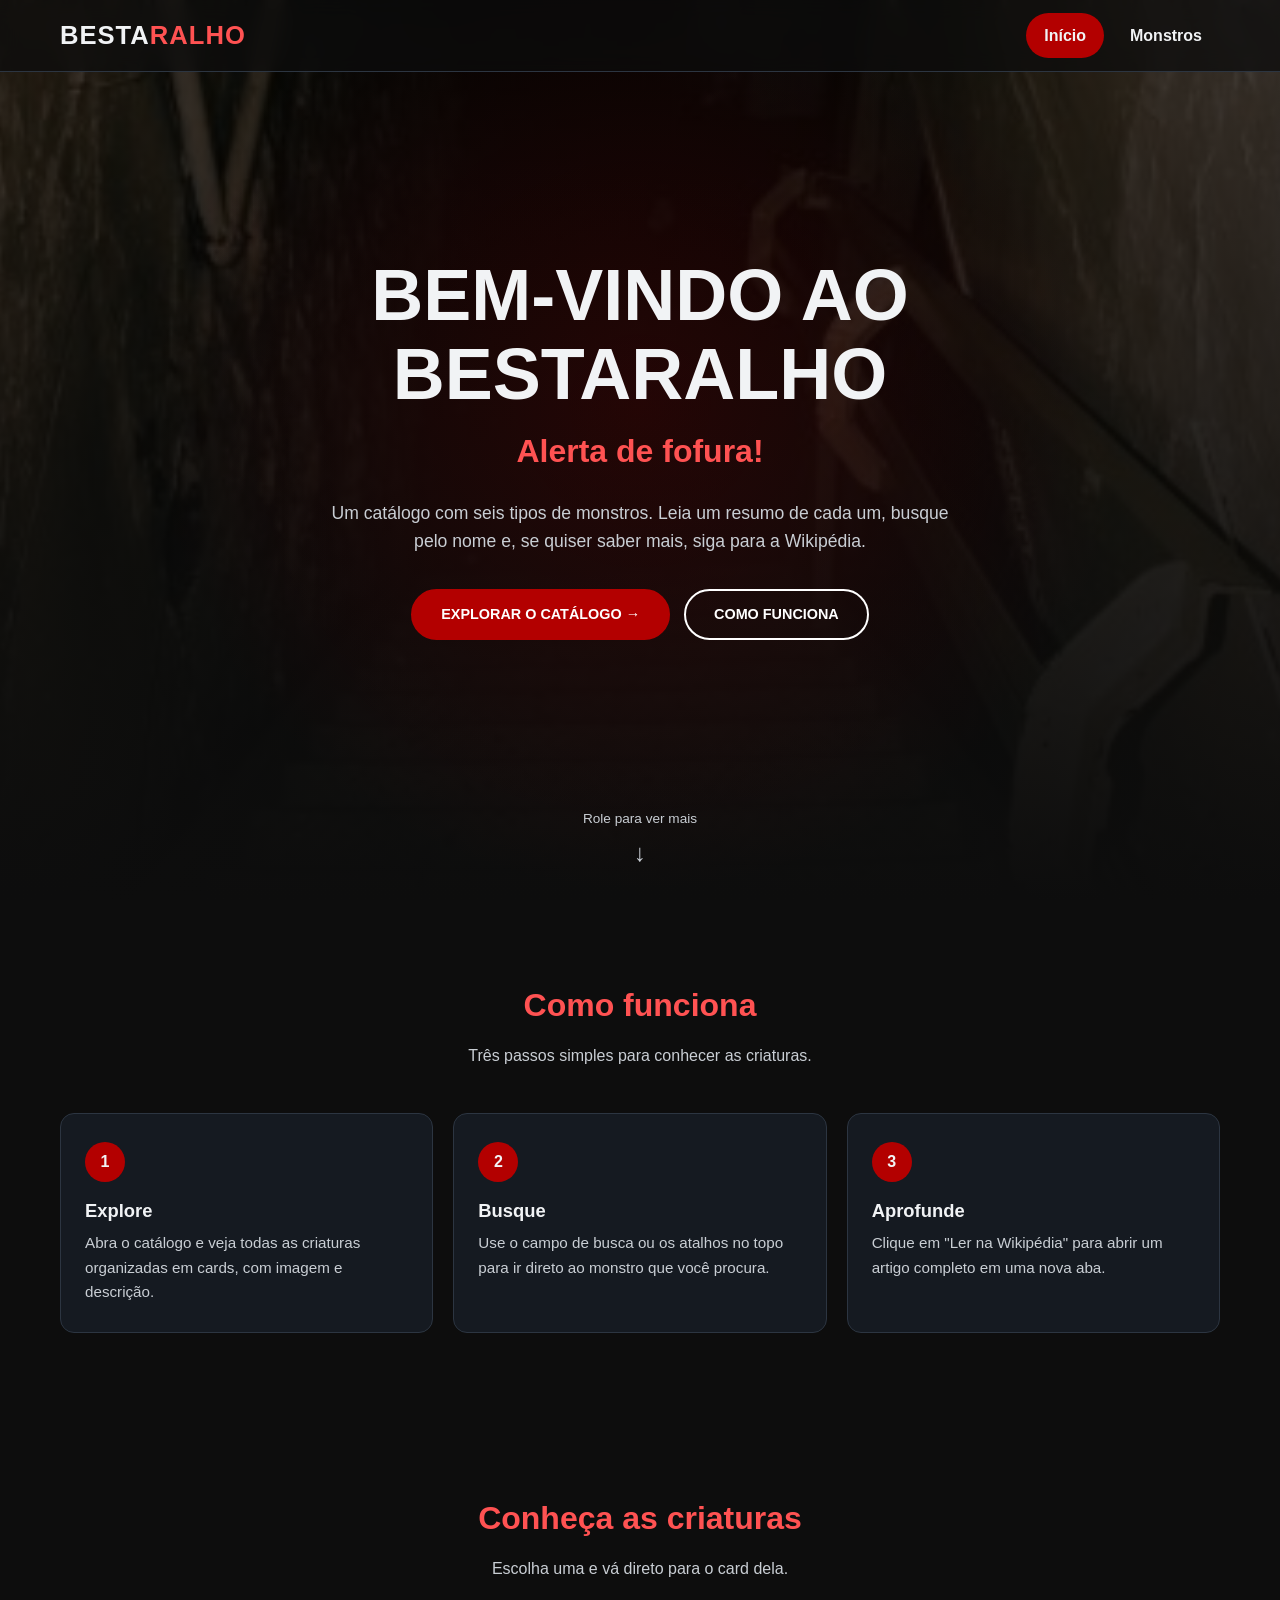
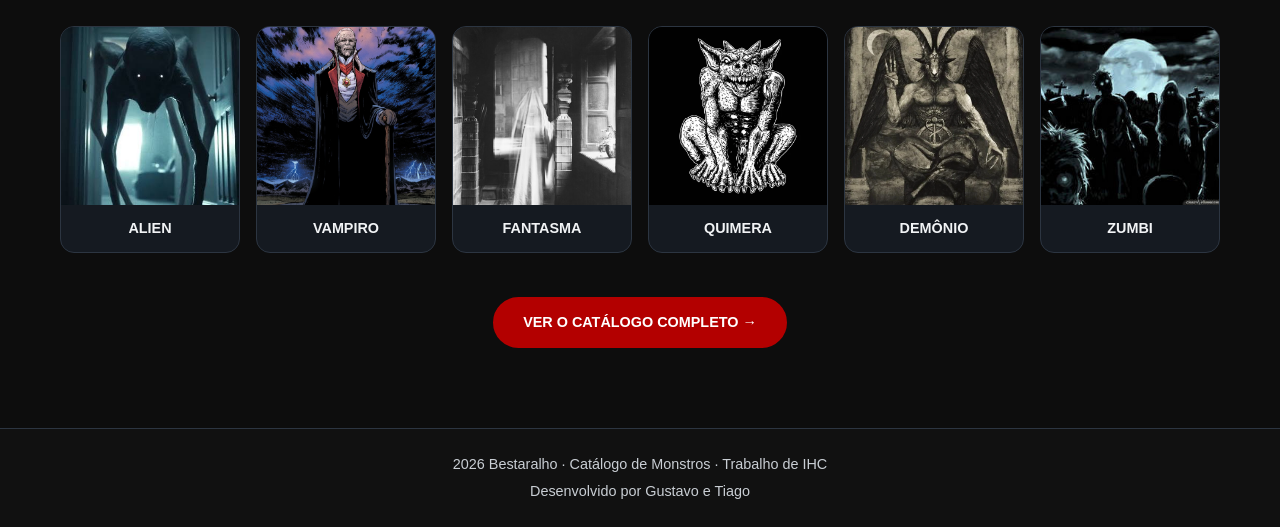
<file: Interface Bestiário/index.html>
<!DOCTYPE html>
<html lang="pt-BR">
<head>
    <meta charset="UTF-8">
    <meta name="viewport" content="width=device-width, initial-scale=1.0">
    <title>Bestaralho | Catálogo de Monstros</title>
    <meta name="description" content="Bestaralho: um catálogo de criaturas sombrias com resumo de cada monstro e busca por nome.">
    <link rel="stylesheet" href="style.css">
    <script src="script.js" defer></script>
</head>

<body>
    <a class="pular-conteudo" href="#conteudo">Pular para o conteúdo</a>

    <header class="cabecalho">
        <div class="cabecalho-interno">
            <a class="logo" href="index.html" aria-label="Bestaralho, página inicial">Besta<span>ralho</span></a>

            <button class="btn-menu" id="btn-menu" aria-controls="menu" aria-expanded="false" aria-label="Abrir menu">☰</button>

            <nav class="menu" id="menu" aria-label="Principal">
                <ul>
                    <li><a href="index.html" aria-current="page">Início</a></li>
                    <li><a href="monstros.html">Monstros</a></li>
                </ul>
            </nav>
        </div>
    </header>

    <main id="conteudo">
        <section class="hero" aria-labelledby="titulo-hero">
            <div class="hero-conteudo">
                <h1 id="titulo-hero">Bem-vindo ao Bestaralho</h1>
                <p class="subtitulo">Alerta de fofura!</p>
                <p class="descricao">
                    Um catálogo com seis tipos de monstros. Leia um resumo de cada um,
                    busque pelo nome e, se quiser saber mais, siga para a Wikipédia.
                </p>
                <div class="hero-acoes">
                    <a class="btn btn-principal" href="monstros.html">Explorar o catálogo →</a>
                    <a class="btn" href="#como-funciona">Como funciona</a>
                </div>
            </div>

            <a class="indicador-rolagem" href="#como-funciona">
                <span>Role para ver mais</span>
                <span class="seta" aria-hidden="true">↓</span>
            </a>
        </section>

        <section class="secao" id="como-funciona" aria-labelledby="titulo-como">
            <h2 id="titulo-como">Como funciona</h2>
            <p class="intro">Três passos simples para conhecer as criaturas.</p>

            <ol class="passos">
                <li>
                    <span class="numero" aria-hidden="true">1</span>
                    <h3>Explore</h3>
                    <p>Abra o catálogo e veja todas as criaturas organizadas em cards, com imagem e descrição.</p>
                </li>
                <li>
                    <span class="numero" aria-hidden="true">2</span>
                    <h3>Busque</h3>
                    <p>Use o campo de busca ou os atalhos no topo para ir direto ao monstro que você procura.</p>
                </li>
                <li>
                    <span class="numero" aria-hidden="true">3</span>
                    <h3>Aprofunde</h3>
                    <p>Clique em "Ler na Wikipédia" para abrir um artigo completo em uma nova aba.</p>
                </li>
            </ol>
        </section>

        <section class="secao" aria-labelledby="titulo-criaturas">
            <h2 id="titulo-criaturas">Conheça as criaturas</h2>
            <p class="intro">Escolha uma e vá direto para o card dela.</p>

            <ul class="mini-lista">
                <li><a class="mini-card" href="monstros.html#alien"><img src="./fotos/Alien.jpg" alt="" loading="lazy"><span>Alien</span></a></li>
                <li><a class="mini-card" href="monstros.html#vampiro"><img src="./fotos/Vampiro.png" alt="" loading="lazy"><span>Vampiro</span></a></li>
                <li><a class="mini-card" href="monstros.html#fantasma"><img src="./fotos/Fantasma.jpg" alt="" loading="lazy"><span>Fantasma</span></a></li>
                <li><a class="mini-card" href="monstros.html#quimera"><img src="./fotos/Quimera.jpg" alt="" loading="lazy"><span>Quimera</span></a></li>
                <li><a class="mini-card" href="monstros.html#demonio"><img src="./fotos/Demonio.png" alt="" loading="lazy"><span>Demônio</span></a></li>
                <li><a class="mini-card" href="monstros.html#zumbi"><img src="./fotos/Zumbi.jpg" alt="" loading="lazy"><span>Zumbi</span></a></li>
            </ul>

            <div class="chamada-final">
                <a class="btn btn-principal" href="monstros.html">Ver o catálogo completo →</a>
            </div>
        </section>
    </main>

    <footer class="rodape">
        <p>2026 Bestaralho · Catálogo de Monstros · Trabalho de IHC</p>
        <p>Desenvolvido por Gustavo e Tiago</p>
    </footer>

    <button class="voltar-topo" id="voltar-topo" aria-label="Voltar ao topo">↑</button>
</body>
</html>
</file>
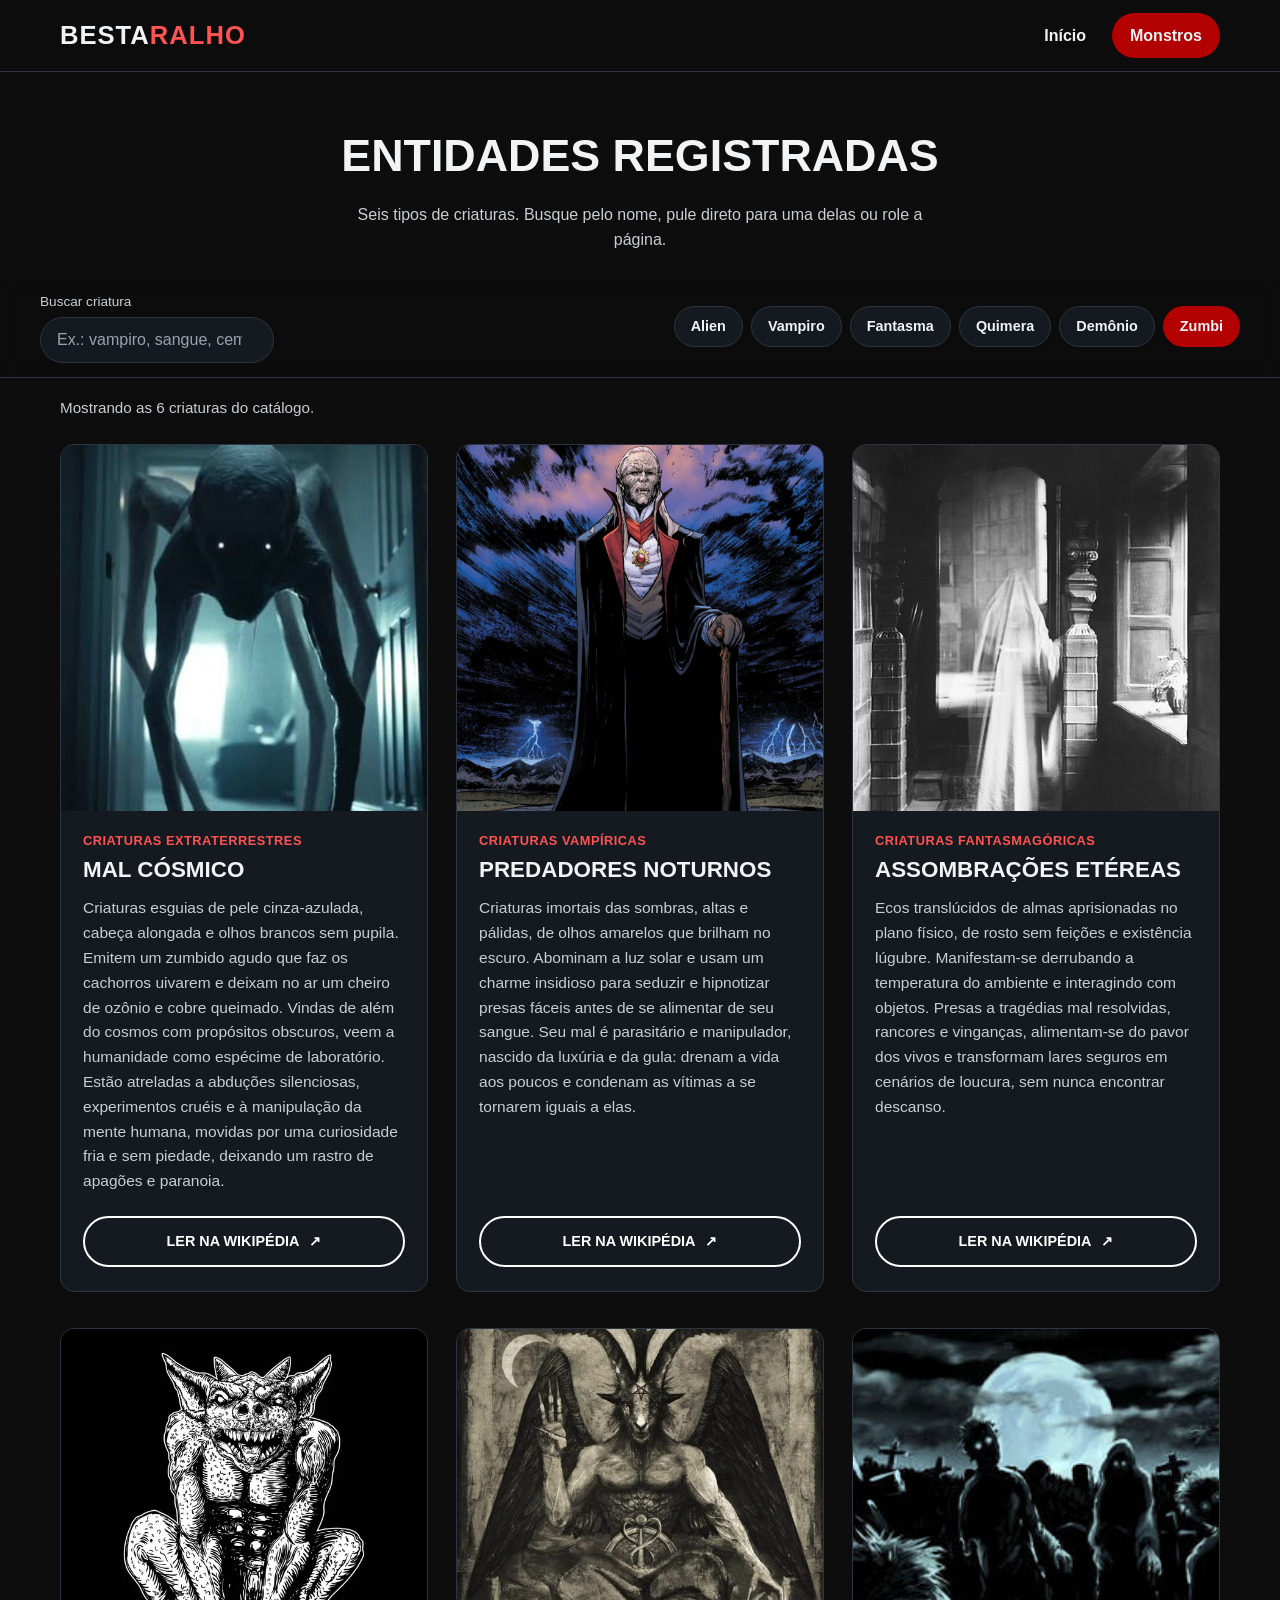
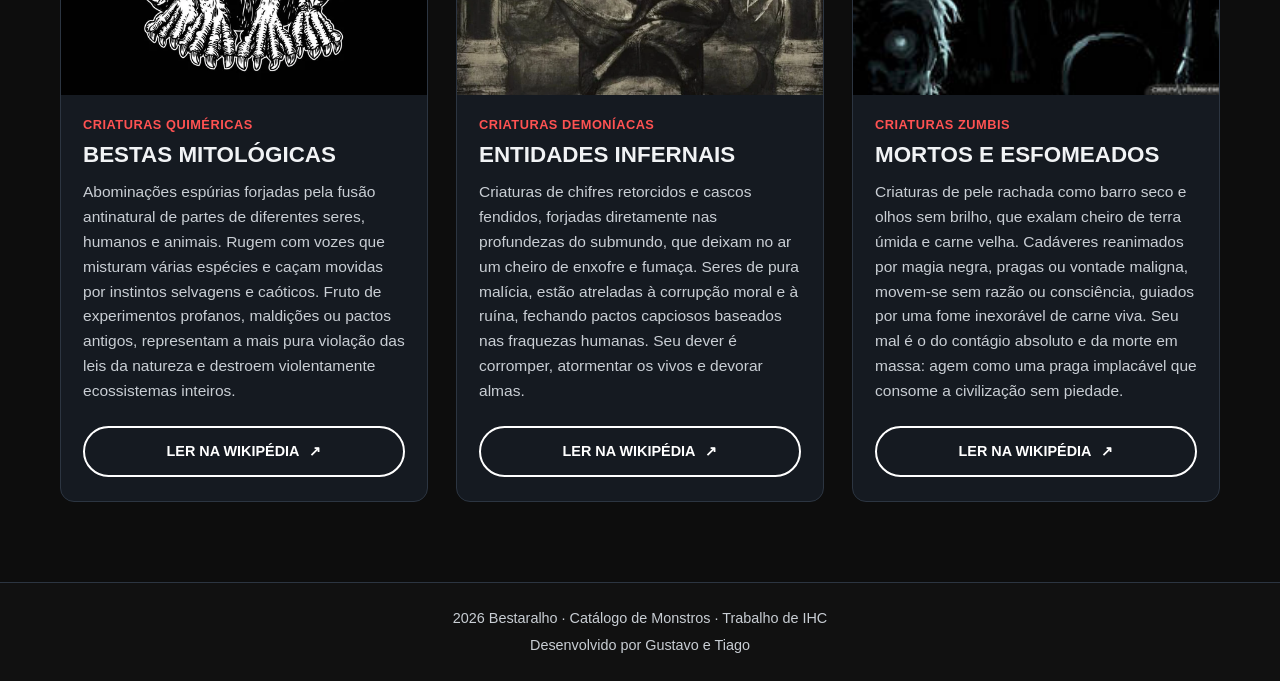
<file: Interface Bestiário/monstros.html>
<!DOCTYPE html>
<html lang="pt-BR">
<head>
    <meta charset="UTF-8">
    <meta name="viewport" content="width=device-width, initial-scale=1.0">
    <title>Monstros | Bestaralho</title>
    <meta name="description" content="Catálogo com seis tipos de monstros: alien, vampiro, fantasma, quimera, demônio e zumbi.">
    <link rel="stylesheet" href="style.css">
    <script src="script.js" defer></script>
</head>

<body>
    <a class="pular-conteudo" href="#conteudo">Pular para o conteúdo</a>

    <header class="cabecalho">
        <div class="cabecalho-interno">
            <a class="logo" href="index.html" aria-label="Bestaralho, página inicial">Besta<span>ralho</span></a>

            <button class="btn-menu" id="btn-menu" aria-controls="menu" aria-expanded="false" aria-label="Abrir menu">☰</button>

            <nav class="menu" id="menu" aria-label="Principal">
                <ul>
                    <li><a href="index.html">Início</a></li>
                    <li><a href="monstros.html" aria-current="page">Monstros</a></li>
                </ul>
            </nav>
        </div>
    </header>

    <main id="conteudo">
        <div class="pagina-topo">
            <h1>Entidades registradas</h1>
            <p>Seis tipos de criaturas. Busque pelo nome, pule direto para uma delas ou role a página.</p>
        </div>

        <div class="ferramentas">
            <div class="ferramentas-interno">
                <div class="busca" role="search">
                    <label for="busca">Buscar criatura</label>
                    <input type="search" id="busca" placeholder="Ex.: vampiro, sangue, cemitério..." autocomplete="off">
                    <button type="button" id="limpar-busca" class="sr-only">Limpar busca</button>
                </div>

                <nav aria-label="Ir direto para uma criatura">
                    <ul class="atalhos">
                        <li><a href="#alien">Alien</a></li>
                        <li><a href="#vampiro">Vampiro</a></li>
                        <li><a href="#fantasma">Fantasma</a></li>
                        <li><a href="#quimera">Quimera</a></li>
                        <li><a href="#demonio">Demônio</a></li>
                        <li><a href="#zumbi">Zumbi</a></li>
                    </ul>
                </nav>
            </div>
        </div>

        <p class="status-busca" id="status-busca" role="status" aria-live="polite"></p>

        <div class="container-monstros">

            <article class="card-monstro" id="alien" data-busca="Alien Extraterrestre Mal cósmico abdução">
                <img src="./fotos/Alien.jpg" alt="Criatura esguia de pele azulada e olhos brancos entrando por uma porta em um corredor escuro" loading="lazy">
                <div class="card-textos">
                    <span class="categoria">Criaturas extraterrestres</span>
                    <h2>Mal cósmico</h2>
                    <p>Criaturas esguias de pele cinza-azulada, cabeça alongada e olhos brancos sem pupila. Emitem um zumbido agudo que faz os cachorros uivarem e deixam no ar um cheiro de ozônio e cobre queimado. Vindas de além do cosmos com propósitos obscuros, veem a humanidade como espécime de laboratório. Estão atreladas a abduções silenciosas, experimentos cruéis e à manipulação da mente humana, movidas por uma curiosidade fria e sem piedade, deixando um rastro de apagões e paranoia.</p>
                    <a class="btn" href="https://pt.wikipedia.org/wiki/Extraterrestre" target="_blank" rel="noopener noreferrer">
                        Ler na Wikipédia <span aria-hidden="true">↗</span><span class="sr-only">sobre Extraterrestre (abre em nova aba)</span>
                    </a>
                </div>
            </article>

            <article class="card-monstro" id="vampiro" data-busca="Vampiro Predadores noturnos sangue imortal">
                <img src="./fotos/Vampiro.png" alt="Ilustração de um vampiro pálido de capa preta e bengala sob um céu de tempestade" loading="lazy">
                <div class="card-textos">
                    <span class="categoria">Criaturas vampíricas</span>
                    <h2>Predadores noturnos</h2>
                    <p>Criaturas imortais das sombras, altas e pálidas, de olhos amarelos que brilham no escuro. Abominam a luz solar e usam um charme insidioso para seduzir e hipnotizar presas fáceis antes de se alimentar de seu sangue. Seu mal é parasitário e manipulador, nascido da luxúria e da gula: drenam a vida aos poucos e condenam as vítimas a se tornarem iguais a elas.</p>
                    <a class="btn" href="https://pt.wikipedia.org/wiki/Vampiro" target="_blank" rel="noopener noreferrer">
                        Ler na Wikipédia <span aria-hidden="true">↗</span><span class="sr-only">sobre Vampiro (abre em nova aba)</span>
                    </a>
                </div>
            </article>

            <article class="card-monstro" id="fantasma" data-busca="Fantasma Assombrações etéreas alma espírito">
                <img src="./fotos/Fantasma.jpg" alt="Vulto translúcido em um corredor de casa antiga, em preto e branco" loading="lazy">
                <div class="card-textos">
                    <span class="categoria">Criaturas fantasmagóricas</span>
                    <h2>Assombrações etéreas</h2>
                    <p>Ecos translúcidos de almas aprisionadas no plano físico, de rosto sem feições e existência lúgubre. Manifestam-se derrubando a temperatura do ambiente e interagindo com objetos. Presas a tragédias mal resolvidas, rancores e vinganças, alimentam-se do pavor dos vivos e transformam lares seguros em cenários de loucura, sem nunca encontrar descanso.</p>
                    <a class="btn" href="https://pt.wikipedia.org/wiki/Fantasma" target="_blank" rel="noopener noreferrer">
                        Ler na Wikipédia <span aria-hidden="true">↗</span><span class="sr-only">sobre Fantasma (abre em nova aba)</span>
                    </a>
                </div>
            </article>

            <article class="card-monstro" id="quimera" data-busca="Quimera Bestas mitológicas experimento híbrido">
                <img src="./fotos/Quimera.jpg" alt="Criatura de tinta preta e branca, agachada, com chifres e dentes à mostra" loading="lazy">
                <div class="card-textos">
                    <span class="categoria">Criaturas quiméricas</span>
                    <h2>Bestas mitológicas</h2>
                    <p>Abominações espúrias forjadas pela fusão antinatural de partes de diferentes seres, humanos e animais. Rugem com vozes que misturam várias espécies e caçam movidas por instintos selvagens e caóticos. Fruto de experimentos profanos, maldições ou pactos antigos, representam a mais pura violação das leis da natureza e destroem violentamente ecossistemas inteiros.</p>
                    <a class="btn" href="https://pt.wikipedia.org/wiki/Quimera_(mitologia)" target="_blank" rel="noopener noreferrer">
                        Ler na Wikipédia <span aria-hidden="true">↗</span><span class="sr-only">sobre Quimera (abre em nova aba)</span>
                    </a>
                </div>
            </article>

            <article class="card-monstro" id="demonio" data-busca="Demônio Entidades infernais inferno enxofre alma">
                <img src="./fotos/Demonio.png" alt="Ilustração antiga de uma criatura demoníaca com cabeça de bode e asas, sentada em um trono" loading="lazy">
                <div class="card-textos">
                    <span class="categoria">Criaturas demoníacas</span>
                    <h2>Entidades infernais</h2>
                    <p>Criaturas de chifres retorcidos e cascos fendidos, forjadas diretamente nas profundezas do submundo, que deixam no ar um cheiro de enxofre e fumaça. Seres de pura malícia, estão atreladas à corrupção moral e à ruína, fechando pactos capciosos baseados nas fraquezas humanas. Seu dever é corromper, atormentar os vivos e devorar almas.</p>
                    <a class="btn" href="https://pt.wikipedia.org/wiki/Dem%C3%B4nio" target="_blank" rel="noopener noreferrer">
                        Ler na Wikipédia <span aria-hidden="true">↗</span><span class="sr-only">sobre Demônio (abre em nova aba)</span>
                    </a>
                </div>
            </article>

            <article class="card-monstro" id="zumbi" data-busca="Zumbi Mortos esfomeados cemitério praga">
                <img src="./fotos/Zumbi.jpg" alt="Grupo de zumbis em um cemitério sob a lua cheia" loading="lazy">
                <div class="card-textos">
                    <span class="categoria">Criaturas zumbis</span>
                    <h2>Mortos e esfomeados</h2>
                    <p>Criaturas de pele rachada como barro seco e olhos sem brilho, que exalam cheiro de terra úmida e carne velha. Cadáveres reanimados por magia negra, pragas ou vontade maligna, movem-se sem razão ou consciência, guiados por uma fome inexorável de carne viva. Seu mal é o do contágio absoluto e da morte em massa: agem como uma praga implacável que consome a civilização sem piedade.</p>
                    <a class="btn" href="https://pt.wikipedia.org/wiki/Zumbi" target="_blank" rel="noopener noreferrer">
                        Ler na Wikipédia <span aria-hidden="true">↗</span><span class="sr-only">sobre Zumbi (abre em nova aba)</span>
                    </a>
                </div>
            </article>

        </div>

        <div class="sem-resultados" id="sem-resultados" hidden>
            <p>Nenhuma criatura encontrada com esse termo. Tente outro nome ou apague a busca.</p>
        </div>
    </main>

    <footer class="rodape">
        <p>2026 Bestaralho · Catálogo de Monstros · Trabalho de IHC</p>
        <p>Desenvolvido por Gustavo e Tiago</p>
    </footer>

    <button class="voltar-topo" id="voltar-topo" aria-label="Voltar ao topo">↑</button>
</body>
</html>
</file>
<file: Interface Bestiário/style.css>
/* ==========================================================
   BESTARALHO - Catálogo de Monstros
   Cores com contraste mínimo de 4,5:1 sobre o fundo escuro
   ========================================================== */

:root {
    --bg: #0d0d0d;
    --superficie: #151a21;
    --superficie-2: #1d242d;
    --borda: #2c3541;
    --texto: #f1f3f5;
    --texto-suave: #c9ced4;
    --destaque: #ff5252;      /* vermelho legível sobre fundo escuro (~6:1) */
    --destaque-forte: #b30000; /* usado como fundo de botão com texto branco */
    --altura-cabecalho: 72px;
    --raio: 14px;
}

* {
    margin: 0;
    padding: 0;
    box-sizing: border-box;
}

html {
    scroll-behavior: smooth;
}

body {
    font-family: -apple-system, BlinkMacSystemFont, "Segoe UI", Roboto, Helvetica, Arial, sans-serif;
    background-color: var(--bg);
    color: var(--texto);
    line-height: 1.6;
}

img {
    max-width: 100%;
    display: block;
}

a {
    color: inherit;
}

/* ---------- Acessibilidade ---------- */

.sr-only {
    position: absolute;
    width: 1px;
    height: 1px;
    overflow: hidden;
    clip: rect(0 0 0 0);
    white-space: nowrap;
}

.pular-conteudo {
    position: fixed;
    top: -60px;
    left: 16px;
    z-index: 100;
    background: #fff;
    color: #000;
    padding: 10px 18px;
    border-radius: 8px;
    font-weight: bold;
    text-decoration: none;
    transition: top 0.2s;
}

.pular-conteudo:focus {
    top: 12px;
}

:focus-visible {
    outline: 3px solid #ffd54a;
    outline-offset: 3px;
    border-radius: 4px;
}

/* ---------- Cabeçalho ---------- */

.cabecalho {
    position: fixed;
    top: 0;
    left: 0;
    width: 100%;
    z-index: 50;
    height: var(--altura-cabecalho);
    background-color: rgba(13, 13, 13, 0.75);
    backdrop-filter: blur(10px);
    -webkit-backdrop-filter: blur(10px);
    border-bottom: 1px solid var(--borda);
}

.cabecalho-interno {
    max-width: 1200px;
    height: 100%;
    margin: 0 auto;
    padding: 0 20px;
    display: flex;
    align-items: center;
    justify-content: space-between;
}

.logo {
    font-size: 1.6rem;
    font-weight: 800;
    letter-spacing: 1px;
    text-decoration: none;
    text-transform: uppercase;
}

.logo span {
    color: var(--destaque);
}

.menu ul {
    list-style: none;
    display: flex;
    gap: 8px;
}

.menu a {
    display: inline-block;
    padding: 10px 18px;
    border-radius: 999px;
    text-decoration: none;
    font-weight: 600;
    transition: background-color 0.2s;
}

.menu a:hover {
    background-color: var(--superficie-2);
}

.menu a[aria-current="page"] {
    background-color: var(--destaque-forte);
}

.btn-menu {
    display: none;
    background: transparent;
    color: var(--texto);
    border: 1px solid var(--borda);
    border-radius: 10px;
    min-width: 48px;
    min-height: 48px;
    font-size: 1.4rem;
    cursor: pointer;
}

/* ---------- Botões ---------- */

.btn {
    display: inline-flex;
    align-items: center;
    justify-content: center;
    gap: 10px;
    min-height: 48px;
    padding: 12px 28px;
    border-radius: 999px;
    border: 2px solid #fff;
    background: transparent;
    color: #fff;
    font-size: 0.9rem;
    font-weight: bold;
    text-transform: uppercase;
    text-decoration: none;
    cursor: pointer;
    transition: background-color 0.25s, color 0.25s, transform 0.25s;
}

.btn:hover {
    background-color: #fff;
    color: #000;
}

.btn:active {
    transform: scale(0.97);
}

.btn-principal {
    background-color: var(--destaque-forte);
    border-color: var(--destaque-forte);
}

.btn-principal:hover {
    background-color: #fff;
    border-color: #fff;
}

/* ---------- Página inicial: hero ---------- */

.hero {
    position: relative;
    min-height: 100vh;
    min-height: 100svh;
    display: flex;
    align-items: center;
    justify-content: center;
    text-align: center;
    padding: calc(var(--altura-cabecalho) + 24px) 20px 100px;
    background-image:
        radial-gradient(circle at 50% 45%, rgba(120, 0, 0, 0.25), transparent 60%),
        linear-gradient(rgba(0, 0, 0, 0.72), rgba(13, 13, 13, 1)),
        url('./fotos/Wallpaper_inicio.jpg');
    background-size: cover;
    background-position: center;
}

.hero-conteudo {
    max-width: 820px;
}

.hero h1 {
    font-size: clamp(2.2rem, 7vw, 4.5rem);
    line-height: 1.1;
    text-transform: uppercase;
}

.hero .subtitulo {
    margin-top: 12px;
    font-size: clamp(1.2rem, 3.5vw, 2rem);
    font-weight: 800;
    color: var(--destaque);
}

.hero .descricao {
    margin: 22px auto 34px;
    max-width: 620px;
    font-size: 1.1rem;
    color: var(--texto-suave);
}

.hero-acoes {
    display: flex;
    flex-wrap: wrap;
    gap: 14px;
    justify-content: center;
}

.indicador-rolagem {
    position: absolute;
    bottom: 28px;
    left: 50%;
    transform: translateX(-50%);
    display: flex;
    flex-direction: column;
    align-items: center;
    gap: 4px;
    font-size: 0.85rem;
    color: var(--texto-suave);
    text-decoration: none;
}

.indicador-rolagem .seta {
    font-size: 1.5rem;
    animation: quicar 1.6s infinite;
}

@keyframes quicar {
    0%, 100% { transform: translateY(0); }
    50% { transform: translateY(8px); }
}

/* ---------- Seções ---------- */

.secao {
    max-width: 1200px;
    margin: 0 auto;
    padding: 80px 20px;
}

.secao h2 {
    text-align: center;
    font-size: clamp(1.5rem, 4vw, 2rem);
    color: var(--destaque);
    margin-bottom: 12px;
}

.secao .intro {
    text-align: center;
    color: var(--texto-suave);
    max-width: 600px;
    margin: 0 auto 44px;
}

.passos {
    list-style: none;
    display: grid;
    grid-template-columns: repeat(auto-fit, minmax(240px, 1fr));
    gap: 20px;
}

.passos li {
    background: var(--superficie);
    border: 1px solid var(--borda);
    border-radius: var(--raio);
    padding: 28px 24px;
}

.passos .numero {
    display: inline-flex;
    align-items: center;
    justify-content: center;
    width: 40px;
    height: 40px;
    border-radius: 50%;
    background: var(--destaque-forte);
    font-weight: bold;
    margin-bottom: 14px;
}

.passos h3 {
    margin-bottom: 6px;
    font-size: 1.15rem;
}

.passos p {
    color: var(--texto-suave);
    font-size: 0.95rem;
}

.mini-lista {
    list-style: none;
    display: grid;
    grid-template-columns: repeat(auto-fit, minmax(150px, 1fr));
    gap: 16px;
}

.mini-card {
    display: block;
    text-decoration: none;
    background: var(--superficie);
    border: 1px solid var(--borda);
    border-radius: var(--raio);
    overflow: hidden;
    transition: transform 0.25s, border-color 0.25s;
}

.mini-card:hover {
    transform: translateY(-4px);
    border-color: var(--destaque);
}

.mini-card img {
    width: 100%;
    aspect-ratio: 1 / 1;
    object-fit: cover;
    background: var(--superficie-2);
}

.mini-card span {
    display: block;
    padding: 12px;
    text-align: center;
    font-weight: 700;
    text-transform: uppercase;
    font-size: 0.9rem;
}

.chamada-final {
    text-align: center;
    margin-top: 44px;
}

/* ---------- Página de monstros ---------- */

.pagina-topo {
    max-width: 1200px;
    margin: 0 auto;
    padding: calc(var(--altura-cabecalho) + 48px) 20px 24px;
    text-align: center;
}

.pagina-topo h1 {
    font-size: clamp(1.8rem, 5vw, 2.8rem);
    text-transform: uppercase;
}

.pagina-topo p {
    margin: 10px auto 0;
    max-width: 620px;
    color: var(--texto-suave);
}

.ferramentas {
    position: sticky;
    top: var(--altura-cabecalho);
    z-index: 30;
    background: rgba(13, 13, 13, 0.92);
    backdrop-filter: blur(8px);
    -webkit-backdrop-filter: blur(8px);
    border-bottom: 1px solid var(--borda);
    padding: 14px 20px;
}

.ferramentas-interno {
    max-width: 1200px;
    margin: 0 auto;
    display: flex;
    flex-wrap: wrap;
    gap: 14px 24px;
    align-items: center;
    justify-content: space-between;
}

.busca label {
    display: block;
    font-size: 0.85rem;
    color: var(--texto-suave);
    margin-bottom: 4px;
}

.busca input {
    width: min(100%, 340px);
    min-height: 46px;
    padding: 10px 16px;
    border-radius: 999px;
    border: 1px solid var(--borda);
    background: var(--superficie);
    color: var(--texto);
    font-size: 1rem;
}

.busca input::placeholder {
    color: #9aa3ad;
}

.atalhos {
    list-style: none;
    display: flex;
    flex-wrap: wrap;
    gap: 8px;
}

.atalhos a {
    display: inline-block;
    padding: 8px 16px;
    border-radius: 999px;
    border: 1px solid var(--borda);
    background: var(--superficie);
    text-decoration: none;
    font-size: 0.9rem;
    font-weight: 600;
    transition: background-color 0.2s, border-color 0.2s;
}

.atalhos a:hover {
    border-color: var(--destaque);
}

.atalhos a.ativo {
    background: var(--destaque-forte);
    border-color: var(--destaque-forte);
}

.status-busca {
    max-width: 1200px;
    margin: 18px auto 0;
    padding: 0 20px;
    color: var(--texto-suave);
    font-size: 0.95rem;
}

.container-monstros {
    max-width: 1200px;
    margin: 0 auto;
    padding: 24px 20px 80px;
    display: grid;
    grid-template-columns: repeat(auto-fill, minmax(290px, 1fr));
    gap: 36px 28px;
}

.card-monstro {
    display: flex;
    flex-direction: column;
    background: var(--superficie);
    border: 1px solid var(--borda);
    border-radius: var(--raio);
    overflow: hidden;
    scroll-margin-top: calc(var(--altura-cabecalho) + 90px);
    transition: transform 0.3s, border-color 0.3s, box-shadow 0.3s;
}

.card-monstro:hover,
.card-monstro:focus-within {
    transform: translateY(-5px);
    border-color: var(--destaque);
    box-shadow: 0 12px 30px rgba(179, 0, 0, 0.25);
}

.card-monstro img {
    width: 100%;
    aspect-ratio: 1 / 1;
    object-fit: cover;
    background: var(--superficie-2);
}

.card-monstro .card-textos {
    display: flex;
    flex-direction: column;
    flex: 1;
    padding: 20px 22px 24px;
}

.categoria {
    color: var(--destaque);
    font-size: 0.8rem;
    letter-spacing: 0.5px;
    text-transform: uppercase;
    font-weight: bold;
}

.card-monstro h2 {
    font-size: 1.4rem;
    text-transform: uppercase;
    line-height: 1.2;
    margin: 6px 0 12px;
}

.card-monstro p {
    color: var(--texto-suave);
    font-size: 0.97rem;
    line-height: 1.6;
    margin-bottom: 22px;
}

/* o botão sempre fica alinhado na base, sem altura fixa nos textos */
.card-monstro .btn {
    margin-top: auto;
}

.sem-resultados {
    max-width: 1200px;
    margin: 0 auto;
    padding: 40px 20px 80px;
    text-align: center;
    color: var(--texto-suave);
}

[hidden] {
    display: none !important;
}

/* ---------- Voltar ao topo ---------- */

.voltar-topo {
    position: fixed;
    right: 20px;
    bottom: 20px;
    z-index: 60;
    width: 52px;
    height: 52px;
    border-radius: 50%;
    border: 2px solid #fff;
    background: var(--destaque-forte);
    color: #fff;
    font-size: 1.3rem;
    cursor: pointer;
    opacity: 0;
    pointer-events: none;
    transition: opacity 0.3s;
}

.voltar-topo.visivel {
    opacity: 1;
    pointer-events: auto;
}

/* ---------- Rodapé ---------- */

.rodape {
    background-color: #111;
    border-top: 1px solid var(--borda);
    text-align: center;
    padding: 24px 20px;
    font-size: 0.9rem;
    color: var(--texto-suave);
}

.rodape p + p {
    margin-top: 4px;
}

/* ---------- Responsividade ---------- */

@media (max-width: 760px) {
    .btn-menu {
        display: inline-flex;
        align-items: center;
        justify-content: center;
    }

    .menu {
        position: absolute;
        top: var(--altura-cabecalho);
        left: 0;
        right: 0;
        background: rgba(13, 13, 13, 0.97);
        border-bottom: 1px solid var(--borda);
        display: none;
        padding: 12px 20px 20px;
    }

    .menu.aberto {
        display: block;
    }

    .menu ul {
        flex-direction: column;
    }

    .menu a {
        display: block;
        padding: 14px 18px;
    }

    .ferramentas {
        position: static;
    }

    .atalhos {
        flex-wrap: nowrap;
        overflow-x: auto;
        padding-bottom: 6px;
        width: 100%;
    }

    .atalhos a {
        white-space: nowrap;
    }

    .card-monstro {
        scroll-margin-top: calc(var(--altura-cabecalho) + 16px);
    }
}

/* ---------- Respeita quem prefere menos movimento ---------- */

@media (prefers-reduced-motion: reduce) {
    html {
        scroll-behavior: auto;
    }

    *, *::before, *::after {
        animation: none !important;
        transition: none !important;
    }
}
</file>
